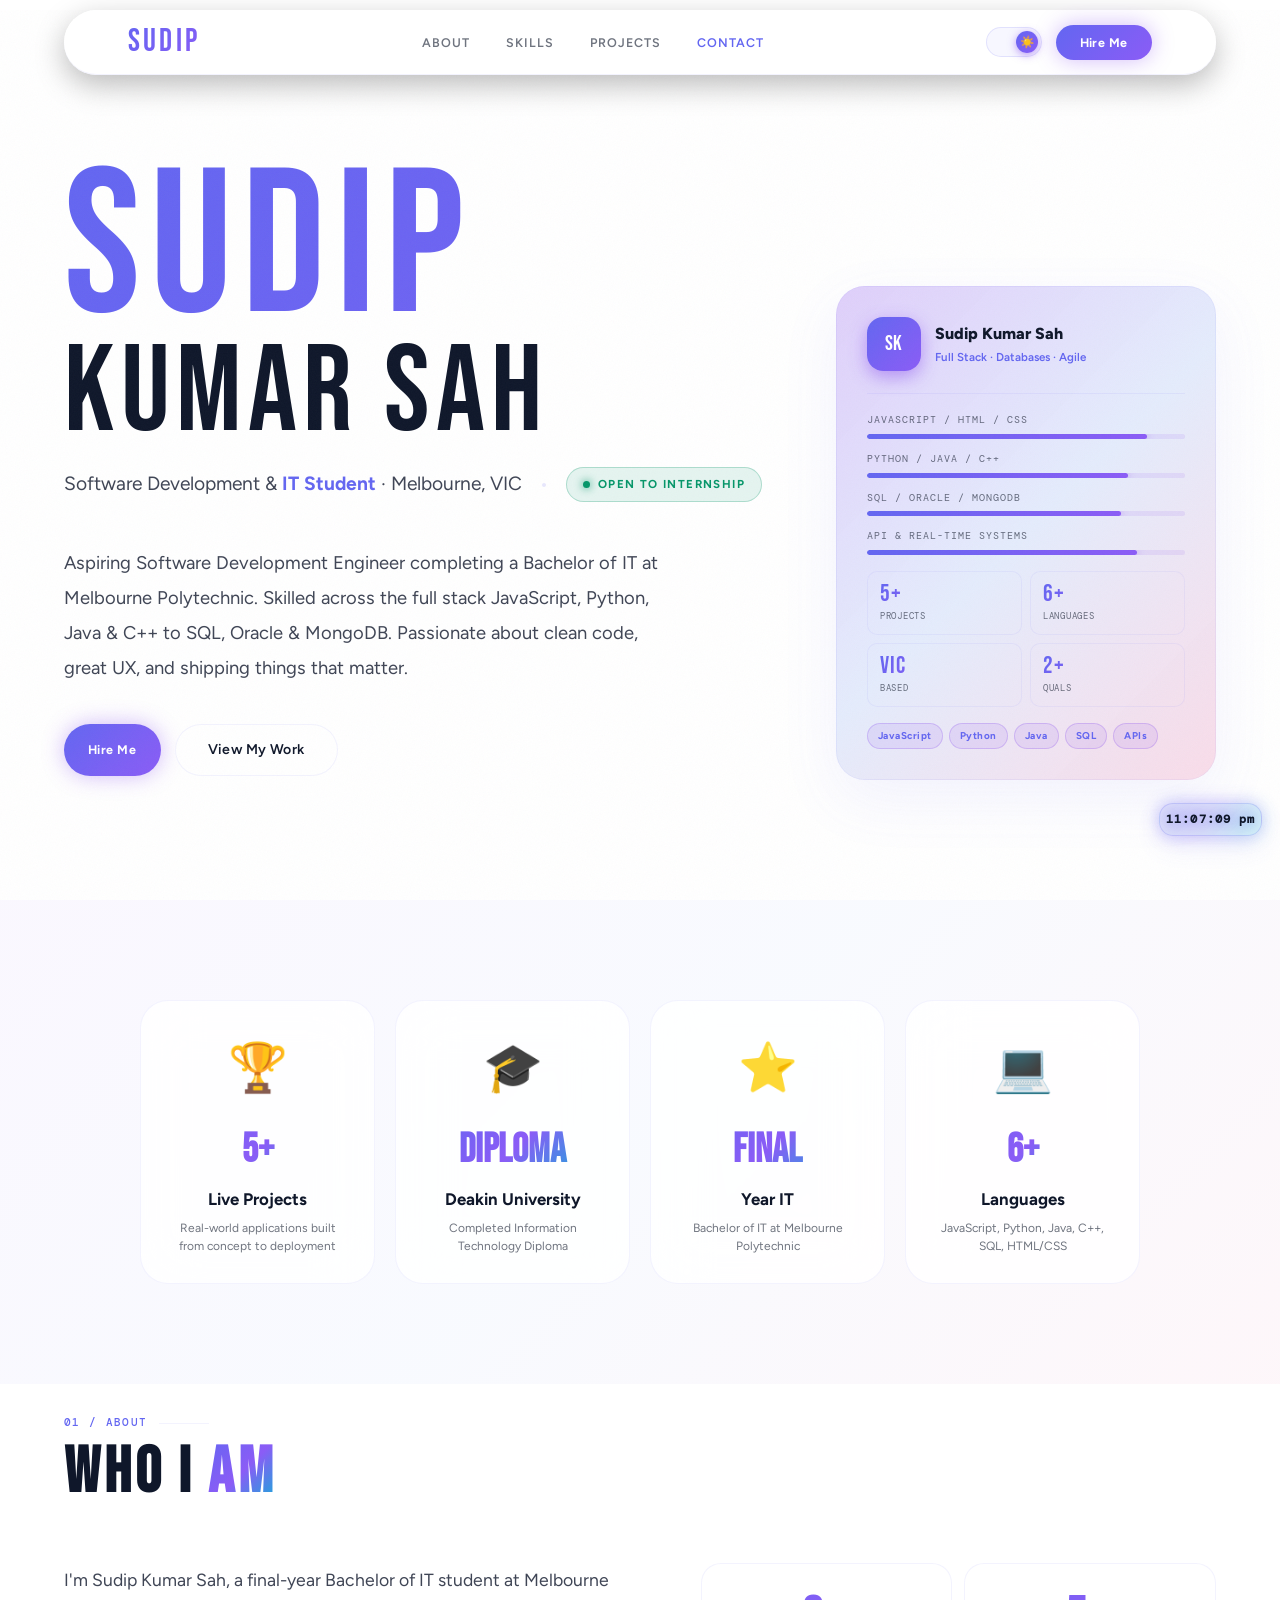
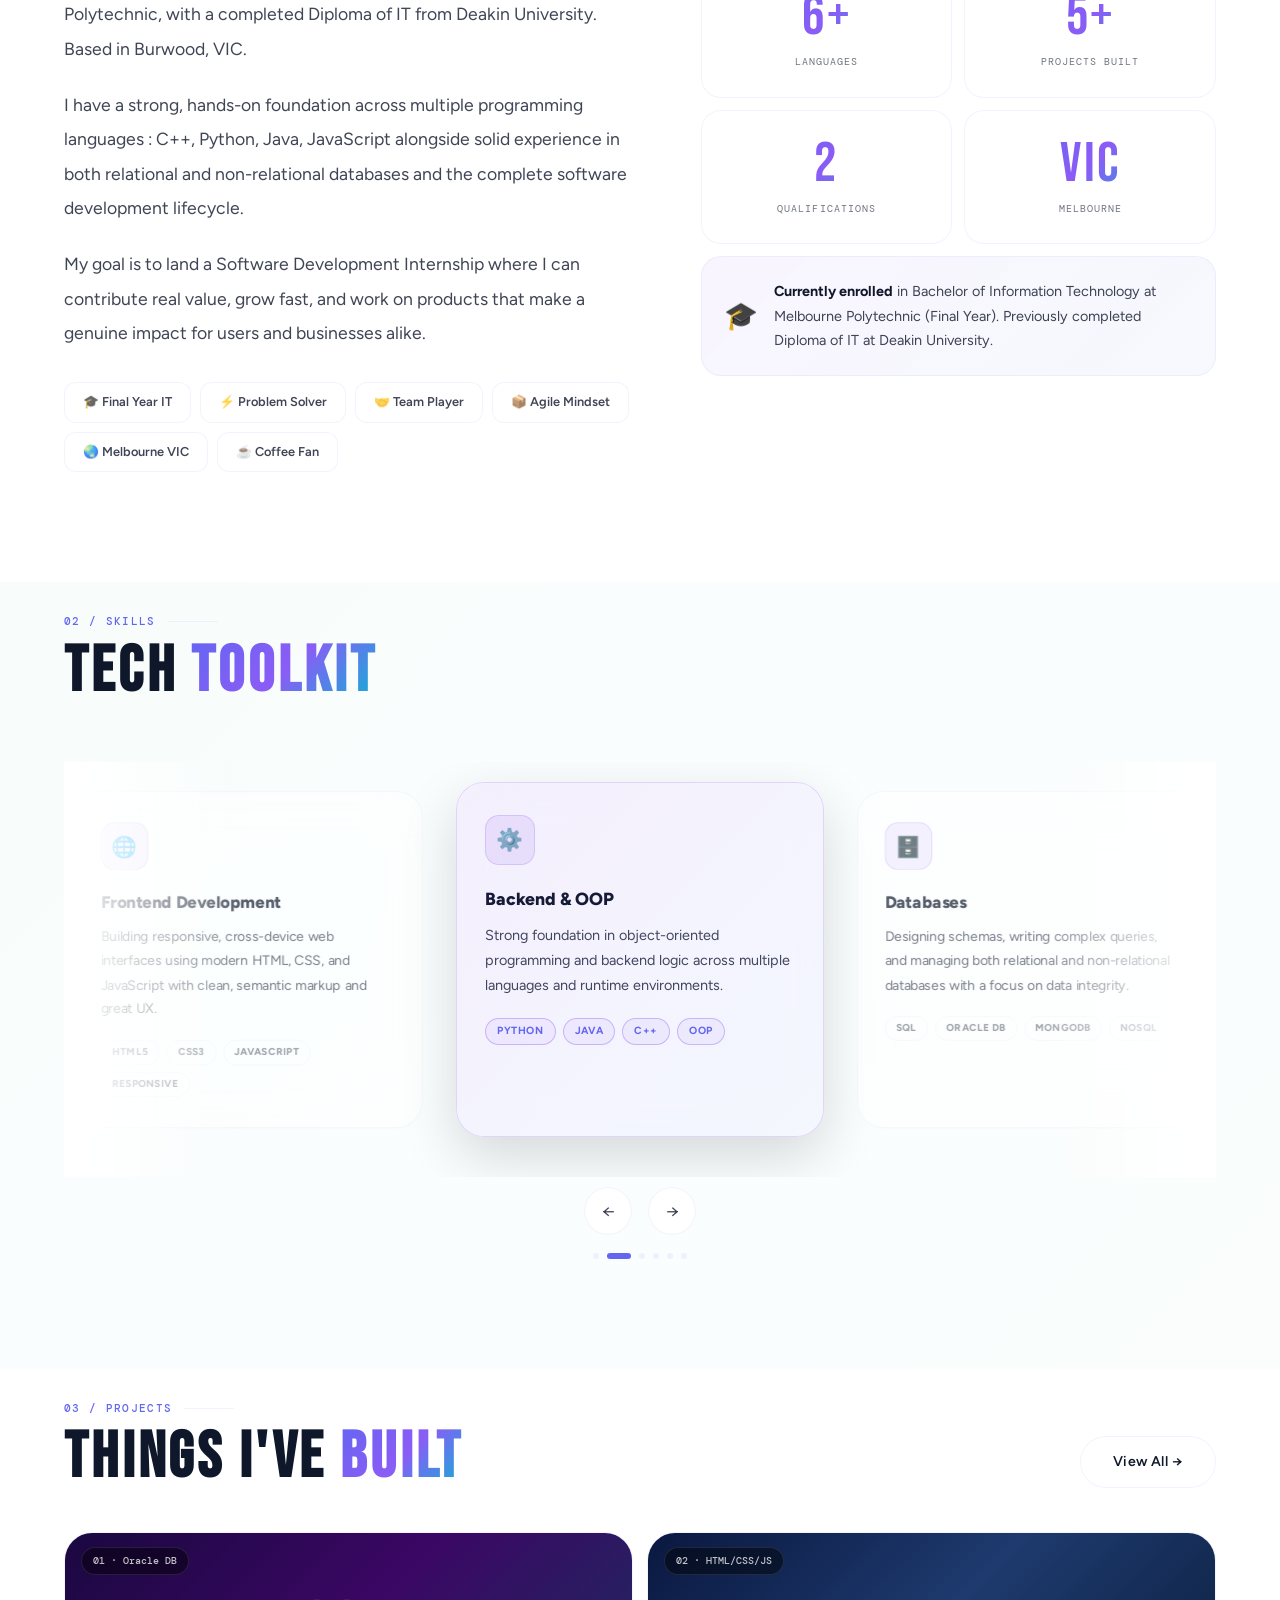
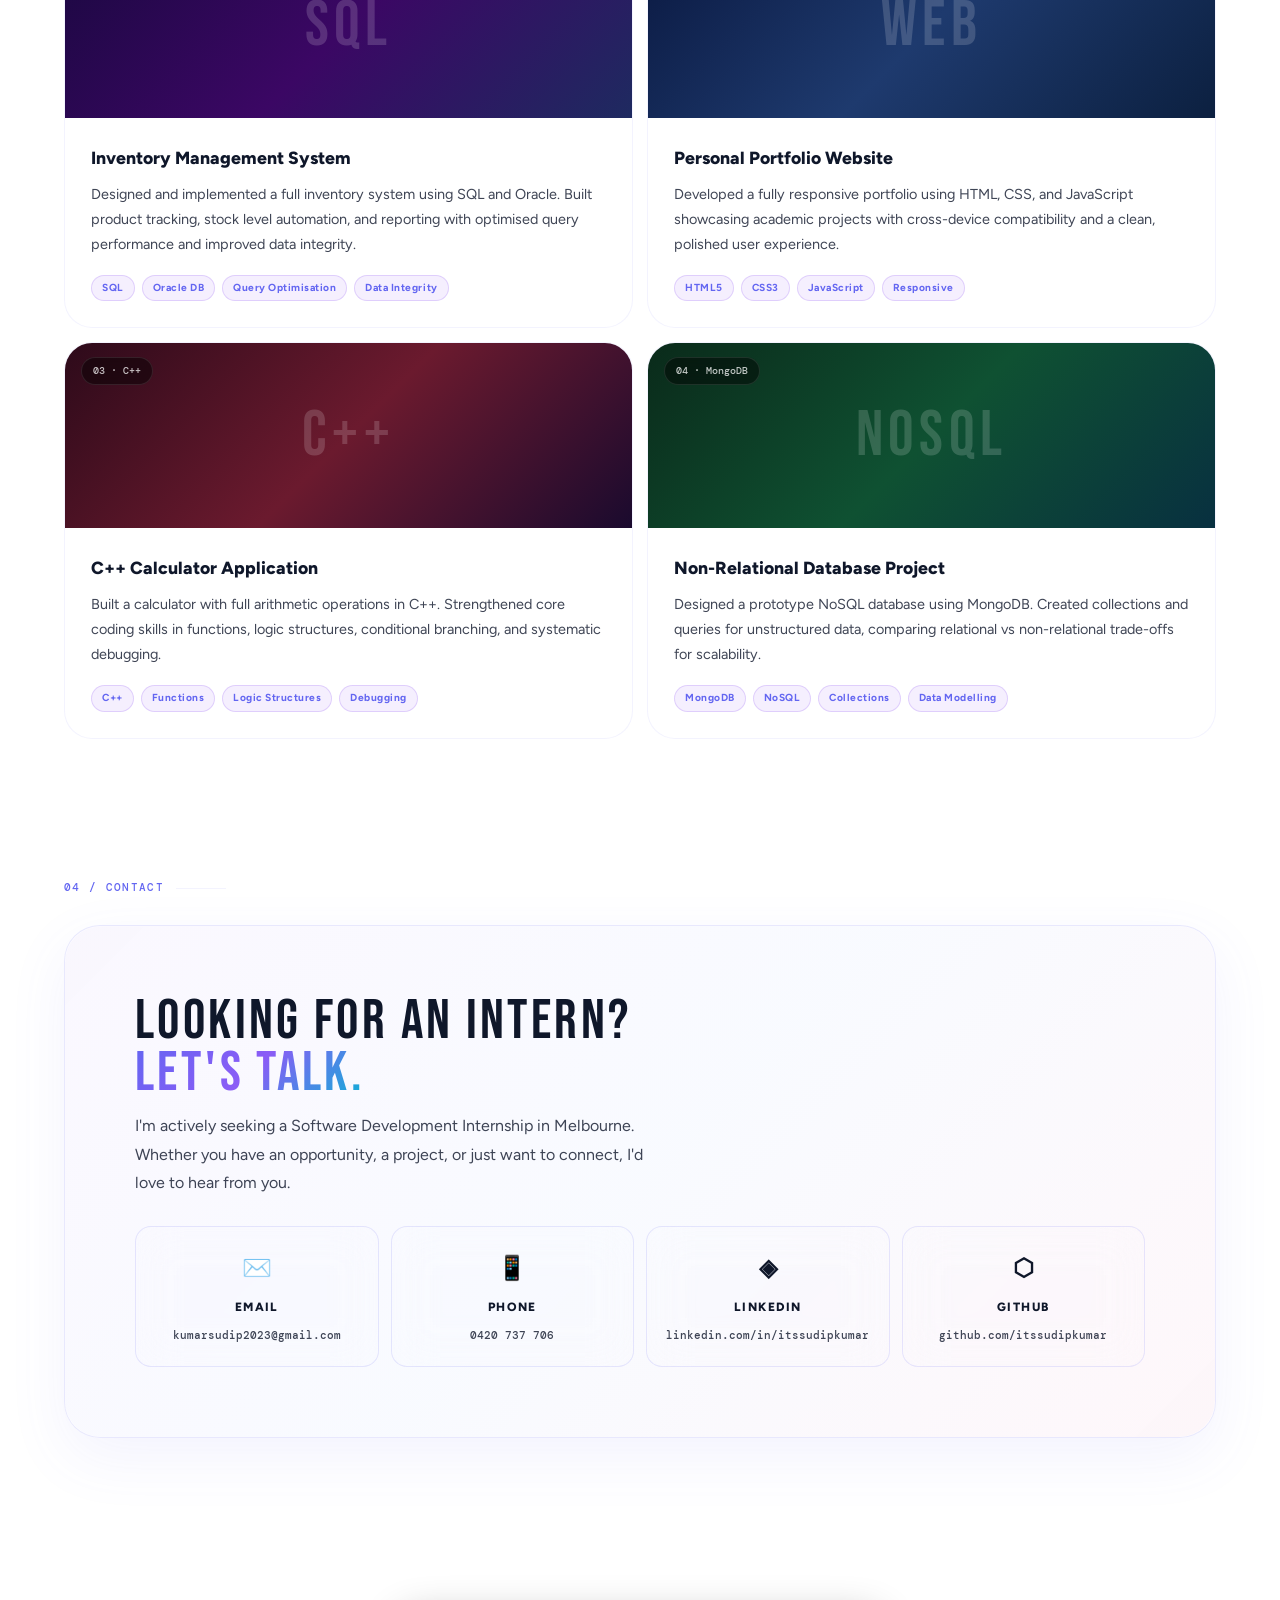
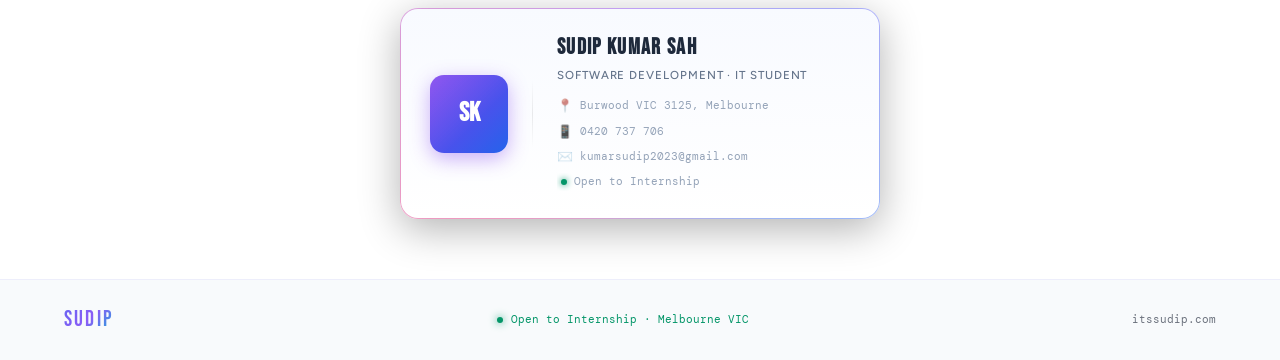
<file: index.html>
<!DOCTYPE html>
<html lang="en" data-theme="light">
<head>
<meta charset="UTF-8">
<meta name="viewport" content="width=device-width, initial-scale=1.0">
<title>SUDIP KUMAR SAH</title>
<link rel="stylesheet" href="css/theme.css">
<link rel="stylesheet" href="css/base.css">
<link rel="stylesheet" href="css/nav.css">
<link rel="stylesheet" href="css/hero.css">
<link rel="stylesheet" href="css/sections.css">
<link rel="stylesheet" href="css/modal.css">
</head>
<body>

<!-- BG -->
<div class="bg-fixed">
  <div class="orb o1"></div><div class="orb o2"></div>
  <div class="orb o3"></div><div class="orb o4"></div>
</div>
<div class="grain"></div>

<!-- NAV -->
<nav>
  <a href="#" class="nav-logo">SUDIP</a>
  <button class="nav-toggle" aria-label="Toggle menu">
    <span></span><span></span><span></span>
  </button>
  <ul class="nav-links">
    <li><a href="#about">About</a></li>
    <li><a href="#skills">Skills</a></li>
    <li><a href="#projects">Projects</a></li>
    <li><a href="#contact">Contact</a></li>
  </ul>
  <div class="nav-end">
    <button class="theme-tog" aria-label="Toggle theme">
      <div class="tog-knob">🌙</div>
    </button>
    <button class="hire-btn open-hire">Hire Me</button>
  </div>
</nav>

<!-- ═══ HERO ═══ -->
<section id="hero">
  <div class="hero-name-block">
    <span class="giant-line line-sudip">SUDIP</span>
    <span class="giant-line line-kumar">KUMAR SAH</span>
  </div>

  <div class="hero-meta">
    <div class="hero-role">Software Development &amp; <strong>IT Student</strong> · Melbourne, VIC</div>
    <div class="meta-sep"></div>
    <div class="avail-pill"><div class="avail-dot"></div>Open to Internship</div>
  </div>

  <div class="hero-lower">
    <div>
      <p class="hero-desc">
        Aspiring Software Development Engineer completing a Bachelor of IT at
        Melbourne Polytechnic. Skilled across the full stack
        JavaScript, Python, Java &amp; C++ to
        SQL, Oracle &amp; MongoDB. Passionate about clean code,
        great UX, and shipping things that matter.
      </p>
      <div class="hero-btns">
        <button class="btn-primary hire-btn open-hire">Hire Me</button>
        <a href="pages/projects.html" class="btn-ghost">View My Work</a>
      </div>
    </div>

    <!-- Side card -->
    <div class="hero-side-card glass rv">
      <div class="hero-card-header">
        <div class="hero-card-avatar">SK</div>
        <div>
          <div class="hero-card-name">Sudip Kumar Sah</div>
          <div class="hero-card-role">Full Stack · Databases · Agile</div>
        </div>
      </div>
      <div class="hero-card-divider"></div>
      <div class="hero-card-bar-row">
        <div class="hero-card-label">JavaScript / HTML / CSS</div>
        <div class="hero-card-track"><div class="hero-card-fill" data-w="88"></div></div>
      </div>
      <div class="hero-card-bar-row">
        <div class="hero-card-label">Python / Java / C++</div>
        <div class="hero-card-track"><div class="hero-card-fill" data-w="82"></div></div>
      </div>
      <div class="hero-card-bar-row">
        <div class="hero-card-label">SQL / Oracle / MongoDB</div>
        <div class="hero-card-track"><div class="hero-card-fill" data-w="80"></div></div>
      </div>
      <div class="hero-card-bar-row">
        <div class="hero-card-label">API & Real-Time Systems</div>
        <div class="hero-card-track"><div class="hero-card-fill animate-pulse" data-w="85"></div></div>
      </div>
      <div class="hero-card-grid">
        <div class="hero-card-stat"><div class="hero-card-stat-number stat-count" data-target="5">5</div><div class="hero-card-stat-label">Projects</div></div>
        <div class="hero-card-stat"><div class="hero-card-stat-number stat-count" data-target="6">6</div><div class="hero-card-stat-label">Languages</div></div>
        <div class="hero-card-stat"><div class="hero-card-stat-number">VIC</div><div class="hero-card-stat-label">Based</div></div>
        <div class="hero-card-stat"><div class="hero-card-stat-number stat-count" data-target="2">2</div><div class="hero-card-stat-label">Quals</div></div>
      </div>
      <div class="hero-card-tags">
        <span class="hero-card-tag">JavaScript</span><span class="hero-card-tag">Python</span>
        <span class="hero-card-tag">Java</span><span class="hero-card-tag">SQL</span>
        <span class="hero-card-tag">APIs</span>
      </div>
    </div>
  </div>
</section>

<!-- ═══ ACHIEVEMENTS ═══ -->
<section id="achievements">
  <div class="achievements-grid rv">
    <div class="achievement-card">
      <div class="achievement-icon">🏆</div>
      <div class="achievement-number">5+</div>
      <div class="achievement-label">Live Projects</div>
      <div class="achievement-desc">Real-world applications built from concept to deployment</div>
    </div>
    <div class="achievement-card">
      <div class="achievement-icon">🎓</div>
      <div class="achievement-number">Diploma</div>
      <div class="achievement-label">Deakin University</div>
      <div class="achievement-desc">Completed Information Technology Diploma</div>
    </div>
    <div class="achievement-card">
      <div class="achievement-icon">⭐</div>
      <div class="achievement-number">Final</div>
      <div class="achievement-label">Year IT</div>
      <div class="achievement-desc">Bachelor of IT at Melbourne Polytechnic</div>
    </div>
    <div class="achievement-card">
      <div class="achievement-icon">💻</div>
      <div class="achievement-number">6+</div>
      <div class="achievement-label">Languages</div>
      <div class="achievement-desc">JavaScript, Python, Java, C++, SQL, HTML/CSS</div>
    </div>
  </div>
</section>

<!-- ═══ ABOUT ═══ -->
<section id="about">
  <div class="rv">
    <div class="s-eyebrow"><span class="s-num">01 / ABOUT</span><div class="s-divline"></div></div>
    <h2 class="s-tit">Who I <em>Am</em></h2>
  </div>
  <div class="about-grid">
    <div class="about-text rv">
      <p>I'm Sudip Kumar Sah, a final-year Bachelor of IT student at Melbourne Polytechnic, with a completed Diploma of IT from Deakin University. Based in Burwood, VIC.</p>
      <p>I have a strong, hands-on foundation across multiple programming languages : C++, Python, Java, JavaScript alongside solid experience in both relational and non-relational databases and the complete software development lifecycle.</p>
      <p>My goal is to land a Software Development Internship where I can contribute real value, grow fast, and work on products that make a genuine impact for users and businesses alike.</p>
      <div class="about-chips">
        <span class="chip">🎓 Final Year IT</span>
        <span class="chip">⚡ Problem Solver</span>
        <span class="chip">🤝 Team Player</span>
        <span class="chip">📦 Agile Mindset</span>
        <span class="chip">🌏 Melbourne VIC</span>
        <span class="chip">☕ Coffee Fan</span>
      </div>
    </div>
    <div class="about-stats rv">
      <div class="about-stat"><div class="about-stat-n">6+</div><div class="about-stat-l">Languages</div></div>
      <div class="about-stat"><div class="about-stat-n">5+</div><div class="about-stat-l">Projects Built</div></div>
      <div class="about-stat"><div class="about-stat-n">2</div><div class="about-stat-l">Qualifications</div></div>
      <div class="about-stat"><div class="about-stat-n">VIC</div><div class="about-stat-l">Melbourne</div></div>
      <div class="about-wide">
        <div class="about-wide-icon">🎓</div>
        <div class="about-wide-text">
          <strong>Currently enrolled</strong> in Bachelor of Information Technology at Melbourne Polytechnic (Final Year). Previously completed Diploma of IT at Deakin University.
        </div>
      </div>
    </div>
  </div>
</section>

<!-- ═══ SKILLS CAROUSEL ═══ -->
<section id="skills">
  <div class="rv">
    <div class="s-eyebrow"><span class="s-num">02 / SKILLS</span><div class="s-divline"></div></div>
    <h2 class="s-tit">Tech <em>Toolkit</em></h2>
  </div>

  <div class="skills-carousel-wrap rv">
    <div class="skills-viewport">
      <div class="skills-track">
        <div class="skill-slide">
          <div class="skill-icon">🌐</div>
          <div class="skill-name">Frontend Development</div>
          <div class="skill-description">Building responsive, cross-device web interfaces using modern HTML, CSS, and JavaScript with clean, semantic markup and great UX.</div>
          <div class="skill-pills"><span class="skill-pill">HTML5</span><span class="skill-pill">CSS3</span><span class="skill-pill">JavaScript</span><span class="skill-pill">Responsive</span></div>
        </div>
        <div class="skill-slide">
          <div class="skill-icon">⚙️</div>
          <div class="skill-name">Backend &amp; OOP</div>
          <div class="skill-description">Strong foundation in object-oriented programming and backend logic across multiple languages and runtime environments.</div>
          <div class="skill-pills"><span class="skill-pill">Python</span><span class="skill-pill">Java</span><span class="skill-pill">C++</span><span class="skill-pill">OOP</span></div>
        </div>
        <div class="skill-slide">
          <div class="skill-icon">🗄️</div>
          <div class="skill-name">Databases</div>
          <div class="skill-description">Designing schemas, writing complex queries, and managing both relational and non-relational databases with a focus on data integrity.</div>
          <div class="skill-pills"><span class="skill-pill">SQL</span><span class="skill-pill">Oracle DB</span><span class="skill-pill">MongoDB</span><span class="skill-pill">NoSQL</span></div>
        </div>
        <div class="skill-slide">
          <div class="skill-icon">📋</div>
          <div class="skill-name">Project Management</div>
          <div class="skill-description">Applied Agile methodology, sprint planning, and Work Breakdown Structures across real IT project case studies.</div>
          <div class="skill-pills"><span class="skill-pill">Agile</span><span class="skill-pill">WBS</span><span class="skill-pill">Scoping</span><span class="skill-pill">Planning</span></div>
        </div>
        <div class="skill-slide">
          <div class="skill-icon">🔧</div>
          <div class="skill-name">Dev Tools</div>
          <div class="skill-description">Comfortable in the tools and environments used by modern software teams for version control, coding, and local development.</div>
          <div class="skill-pills"><span class="skill-pill">Git</span><span class="skill-pill">VS Code</span><span class="skill-pill">Oracle IDE</span><span class="skill-pill">Windows/macOS</span></div>
        </div>
        <div class="skill-slide">
          <div class="skill-icon">🧠</div>
          <div class="skill-name">CS Foundations</div>
          <div class="skill-description">Strong theoretical grounding in discrete mathematics, applied statistics, data science concepts, and computer systems architecture.</div>
          <div class="skill-pills"><span class="skill-pill">Discrete Maths</span><span class="skill-pill">Statistics</span><span class="skill-pill">Data Science</span><span class="skill-pill">CS Systems</span></div>
        </div>
      </div>
    </div>

    <div class="skills-arrows">
      <button class="arrow-btn arrow-prev" aria-label="Previous">←</button>
      <button class="arrow-btn arrow-next" aria-label="Next">→</button>
    </div>
    <div class="skills-dots">
      <div class="skill-dot active"></div>
      <div class="skill-dot"></div>
      <div class="skill-dot"></div>
      <div class="skill-dot"></div>
      <div class="skill-dot"></div>
      <div class="skill-dot"></div>
    </div>
  </div>
</section>

<!-- ═══ PROJECTS ═══ -->
<section id="projects">
  <div class="rv" style="display:flex;justify-content:space-between;align-items:flex-end;margin-bottom:44px;">
    <div>
      <div class="s-eyebrow"><span class="s-num">03 / PROJECTS</span><div class="s-divline"></div></div>
      <h2 class="s-tit" style="margin-bottom:0;">Things I've <em>Built</em></h2>
    </div>
    <a href="pages/projects.html" class="btn-ghost" style="flex-shrink:0;">View All →</a>
  </div>
  <div class="project-grid">
    <a href="pages/project-inventory.html" class="project-card rv">
      <div class="project-thumb"><div class="project-bg gr1"></div><div class="project-big">SQL</div><div class="project-badge">01 · Oracle DB</div><span class="project-ext">↗</span></div>
      <div class="project-body">
        <div class="project-title">Inventory Management System</div>
        <div class="project-desc">Designed and implemented a full inventory system using SQL and Oracle. Built product tracking, stock level automation, and reporting with optimised query performance and improved data integrity.</div>
        <div class="project-stack"><span class="project-tag">SQL</span><span class="project-tag">Oracle DB</span><span class="project-tag">Query Optimisation</span><span class="project-tag">Data Integrity</span></div>
      </div>
    </a>
    <a href="pages/project-portfolio.html" class="project-card rv">
      <div class="project-thumb"><div class="project-bg gr2"></div><div class="project-big">WEB</div><div class="project-badge">02 · HTML/CSS/JS</div><span class="project-ext">↗</span></div>
      <div class="project-body">
        <div class="project-title">Personal Portfolio Website</div>
        <div class="project-desc">Developed a fully responsive portfolio using HTML, CSS, and JavaScript showcasing academic projects with cross-device compatibility and a clean, polished user experience.</div>
        <div class="project-stack"><span class="project-tag">HTML5</span><span class="project-tag">CSS3</span><span class="project-tag">JavaScript</span><span class="project-tag">Responsive</span></div>
      </div>
    </a>
    <a href="pages/project-calculator.html" class="project-card rv">
      <div class="project-thumb"><div class="project-bg gr3"></div><div class="project-big">C++</div><div class="project-badge">03 · C++</div><span class="project-ext">↗</span></div>
      <div class="project-body">
        <div class="project-title">C++ Calculator Application</div>
        <div class="project-desc">Built a calculator with full arithmetic operations in C++. Strengthened core coding skills in functions, logic structures, conditional branching, and systematic debugging.</div>
        <div class="project-stack"><span class="project-tag">C++</span><span class="project-tag">Functions</span><span class="project-tag">Logic Structures</span><span class="project-tag">Debugging</span></div>
      </div>
    </a>
    <a href="pages/project-nosql.html" class="project-card rv">
      <div class="project-thumb"><div class="project-bg gr4"></div><div class="project-big">NoSQL</div><div class="project-badge">04 · MongoDB</div><span class="project-ext">↗</span></div>
      <div class="project-body">
        <div class="project-title">Non-Relational Database Project</div>
        <div class="project-desc">Designed a prototype NoSQL database using MongoDB. Created collections and queries for unstructured data, comparing relational vs non-relational trade-offs for scalability.</div>
        <div class="project-stack"><span class="project-tag">MongoDB</span><span class="project-tag">NoSQL</span><span class="project-tag">Collections</span><span class="project-tag">Data Modelling</span></div>
      </div>
    </a>
  </div>
</section>

<!-- ═══ CONTACT ═══ -->
<section id="contact">
  <div class="rv">
    <div class="s-eyebrow"><span class="s-num">04 / CONTACT</span><div class="s-divline"></div></div>
  </div>
  <div class="contact-box rv">
    <div class="contact-inner">
      <div class="contact-big">Looking for an intern?<br><span>Let's talk.</span></div>
      <p class="contact-sub">I'm actively seeking a Software Development Internship in Melbourne. Whether you have an opportunity, a project, or just want to connect, I'd love to hear from you.</p>
      <div class="contact-links-grid">
        <a href="mailto:kumarsudip2023@gmail.com" class="contact-link"><div class="contact-link-icon">✉️</div><div class="contact-link-label">Email</div><div class="contact-link-value">kumarsudip2023@gmail.com</div></a>
        <a href="tel:0420737706" class="contact-link"><div class="contact-link-icon">📱</div><div class="contact-link-label">Phone</div><div class="contact-link-value">0420 737 706</div></a>
        <a href="https://linkedin.com/in/itssudipkumar/" target="_blank" class="contact-link"><div class="contact-link-icon">◈</div><div class="contact-link-label">LinkedIn</div><div class="contact-link-value">linkedin.com/in/itssudipkumar</div></a>
        <a href="https://github.com/itssudipkumar/" target="_blank" class="contact-link"><div class="contact-link-icon">⬡</div><div class="contact-link-label">GitHub</div><div class="contact-link-value">github.com/itssudipkumar</div></a>
      </div>
    </div>
  </div>
</section>

<!-- ═══ BUSINESS CARD ═══ -->
<div class="business-card-wrap">
  <div class="business-card rv design-tech">
    <div class="business-avatar">SK</div>
    <div class="business-divider"></div>
    <div class="business-info">
      <div class="business-name">SUDIP KUMAR SAH</div>
      <div class="business-role">Software Development · IT Student</div>
      <div class="business-contacts">
        <div class="business-contact-item"><span>📍</span><span>Burwood VIC 3125, Melbourne</span></div>
        <div class="business-contact-item"><span>📱</span><span>0420 737 706</span></div>
        <div class="business-contact-item"><span>✉️</span><span>kumarsudip2023@gmail.com</span></div>
        <div class="business-contact-item"><div class="business-dot"></div><span>Open to Internship</span></div>
      </div>
    </div>
  </div>
</div>

<!-- FOOTER -->
<div id="footer-placeholder"></div>

<!-- ═══ HIRE ME MODAL ═══ -->
<div id="hireModal" class="modal-overlay">
  <div class="modal-box">
    <button class="modal-close">✕</button>
    <div class="modal-head">
      <div class="modal-title">HIRE ME</div>
      <div class="modal-sub">Fill in your details and I'll get back to you within 24 hours.</div>
    </div>
    <form class="hire-form">
      <div class="form-row">
        <div class="form-group"><label class="form-label">First Name</label><input class="form-input" type="text" placeholder="John" required></div>
        <div class="form-group"><label class="form-label">Last Name</label><input class="form-input" type="text" placeholder="Smith" required></div>
      </div>
      <div class="form-group"><label class="form-label">Email Address</label><input class="form-input" type="email" placeholder="john@company.com" required></div>
      <div class="form-group"><label class="form-label">Company / Organisation</label><input class="form-input" type="text" placeholder="Your company name"></div>
      <div class="form-group">
        <label class="form-label">Type of Opportunity</label>
        <select class="form-select form-input">
          <option value="">Select type...</option>
          <option>Software Development Internship</option>
          <option>Part-time Developer Role</option>
          <option>Full-time Role</option>
          <option>Freelance Project</option>
          <option>Collaboration / Open Source</option>
          <option>Other</option>
        </select>
      </div>
      <div class="form-group"><label class="form-label">Message</label><textarea class="form-textarea form-input" placeholder="Tell me about the opportunity or project..." required></textarea></div>
      <button type="submit" class="form-submit">Send Message →</button>
    </form>
    <div class="modal-success">
      <div class="success-icon">🎉</div>
      <div class="success-title">MESSAGE SENT!</div>
      <div class="success-msg">Thanks for reaching out! I'll reply within 24 hours at kumarsudip2023@gmail.com</div>
    </div>
  </div>
</div>
<div id="time">00:00:00 AM</div>
<script src="js/main.js"></script>
<script src="js/time.js"></script>
</body>
</html>
</file>
<file: css/theme.css>
/* ═══════════════════════════════
   THEME.CSS — Variables & Tokens
═══════════════════════════════ */
@layer properties {
  @property --bg-position {
    syntax: "<number>";
    inherits: true;
    initial-value: 100;
  }
}

:root {
  --p1: #6366f1;
  --p2: #8b5cf6;
  --p3: #06b6d4;
  --p4: #10b981;
  --grad: linear-gradient(135deg, var(--p1), var(--p2), var(--p3));
  --font-display: 'Bebas Neue', sans-serif;
  --font-body: 'Figtree', sans-serif;
  --font-mono: 'DM Mono', monospace;
  --radius-sm: 12px;
  --radius-md: 20px;
  --radius-lg: 28px;
  --radius-xl: 36px;
  --transition: all 0.4s cubic-bezier(0.4, 0, 0.2, 1);

  /* Animated BG Colors */
  --color-white: hsl(0, 0%, 100%);
  --color-cyan: hsl(180, 100%, 50%);
  --color-blue: hsl(240, 100%, 50%);
  --color-purple: hsl(270, 100%, 50%);
  --color-pink: hsl(330, 40%, 70%);
  --color-red: hsl(0, 100%, 50%);
  --color-yellow: hsl(60, 100%, 50%);
  --color-lime: hsl(90, 100%, 75%);
  --bg-position: 100;
}

/* ── DARK MODE ── */
[data-theme="dark"] {
  --bg: linear-gradient(135deg, #0a0e27 0%, #1a1f3a 50%, #0d0f23 100%);
  --bg2: #1e293b;
  --glass: rgba(255,255,255,0.03);
  --glass2: rgba(255,255,255,0.06);
  --gb: rgba(255,255,255,0.05);
  --gb2: rgba(255,255,255,0.08);
  --text: #f1f5f9;
  --text-main: #f8fafc;
  --text-sub: rgba(248,250,252,0.6);
  --text-mid: rgba(248,250,252,0.8);
  --nav-bg: rgba(15,23,42,0.95);
  --footer-bg: rgba(15,23,42,0.9);
  --card-shadow: 0 24px 80px rgba(0,0,0,0.4);
  --blob1: rgba(99,102,241,0.08);
  --blob2: rgba(139,92,246,0.06);
  --blob3: rgba(6,182,212,0.05);
  --blob4: rgba(16,185,129,0.04);
  --tog-bg: rgba(99,102,241,0.1);
  --tog-b: rgba(99,102,241,0.2);
  --inp-bg: rgba(255,255,255,0.03);
  --inp-b: rgba(255,255,255,0.06);
  --inp-focus: rgba(99,102,241,0.3);
}

/* ── LIGHT MODE ── */
[data-theme="light"] {
  --bg: #ffffff;
  --bg2: #f8fafc;
  --glass: rgba(255,255,255,0.85);
  --glass2: rgba(255,255,255,0.95);
  --gb: rgba(99,102,241,0.08);
  --gb2: rgba(99,102,241,0.15);
  --text: #1e293b;
  --text-main: #0f172a;
  --text-sub: rgba(15,23,42,0.6);
  --text-mid: rgba(15,23,42,0.8);
  --nav-bg: rgba(255,255,255,0.97);
  --footer-bg: rgba(248,250,252,0.95);
  --card-shadow: 0 20px 60px rgba(99,102,241,0.08);
  --blob1: rgba(99,102,241,0.06);
  --blob2: rgba(139,92,246,0.05);
  --blob3: rgba(6,182,212,0.04);
  --blob4: rgba(16,185,129,0.03);
  --tog-bg: rgba(99,102,241,0.05);
  --tog-b: rgba(99,102,241,0.15);
  --inp-bg: rgba(255,255,255,0.9);
  --inp-b: rgba(99,102,241,0.15);
  --inp-focus: rgba(99,102,241,0.3);
}
</file>
<file: css/base.css>
/* ═══════════════════════════════
   BASE.CSS — Reset & Globals
═══════════════════════════════ */
@import url('https://fonts.googleapis.com/css2?family=Bebas+Neue&family=Figtree:ital,wght@0,300;0,400;0,500;0,600;0,700;0,800;0,900;1,400&family=DM+Mono:wght@300;400;500&display=swap');

*, *::before, *::after { margin: 0; padding: 0; box-sizing: border-box; }
html {
  scroll-behavior: smooth;
  scroll-padding-top: 100px;
  font-size: 16px;
}

body {
  background: var(--bg);
  color: var(--text-main);
  font-family: var(--font-body);
  overflow-x: hidden;
  cursor: default;
  transition: background 0.45s ease, color 0.45s ease;
  line-height: 1.6;
}

body::before {
  content: '';
  position: fixed;
  top: 0;
  left: 0;
  right: 0;
  height: 10px;
  background: var(--bg);
  z-index: 999;
  pointer-events: none;
}

a { text-decoration: none; color: inherit; }
ul { list-style: none; }
button { font-family: var(--font-body); border: none; cursor: pointer; background: none; }
img { max-width: 100%; display: block; }

/* ── BG SYSTEM ── */
.bg-fixed { position: fixed; inset: 0; z-index: 0; overflow: hidden; pointer-events: none; }

/* Starfield for dark mode */
[data-theme="dark"] .bg-fixed::before {
  content: '';
  position: absolute;
  inset: 0;
  background-image:
    radial-gradient(2px 2px at 20% 30%, #eee, rgba(0,0,0,0)),
    radial-gradient(2px 2px at 60% 70%, #fff, rgba(0,0,0,0)),
    radial-gradient(1px 1px at 50% 50%, #fff, rgba(0,0,0,0)),
    radial-gradient(1px 1px at 80% 10%, #ddd, rgba(0,0,0,0)),
    radial-gradient(2px 2px at 90% 60%, #fff, rgba(0,0,0,0)),
    radial-gradient(1px 1px at 30% 80%, #eee, rgba(0,0,0,0)),
    radial-gradient(1px 1px at 10% 10%, #fff, rgba(0,0,0,0)),
    radial-gradient(2px 2px at 40% 40%, #ddd, rgba(0,0,0,0)),
    radial-gradient(1px 1px at 70% 20%, #fff, rgba(0,0,0,0)),
    radial-gradient(1px 1px at 15% 50%, #eee, rgba(0,0,0,0)),
    radial-gradient(2px 2px at 85% 85%, #fff, rgba(0,0,0,0)),
    radial-gradient(1px 1px at 45% 90%, #ddd, rgba(0,0,0,0)),
    radial-gradient(1px 1px at 65% 35%, #fff, rgba(0,0,0,0)),
    radial-gradient(2px 2px at 25% 60%, #eee, rgba(0,0,0,0)),
    radial-gradient(1px 1px at 95% 35%, #fff, rgba(0,0,0,0));
  background-size: 200% 200%, 150% 150%, 180% 180%, 160% 160%, 170% 170%, 
                   190% 190%, 210% 210%, 155% 155%, 185% 185%, 165% 165%,
                   195% 195%, 175% 175%, 145% 145%, 140% 140%, 200% 200%;
  background-position: 
    0% 0%, 40% 60%, 130% 270%, 70% 100%, 150% 140%,
    90% 10%, -10% -10%, 130% 80%, 0% 0%, 40% 40%,
    130% 200%, 90% 130%, 70% 70%, 0% 0%, 40% 40%;
  pointer-events: none;
  z-index: 1;
  animation: twinkling 4s ease-in-out infinite;
}

@keyframes twinkling {
  0%, 100% { opacity: 0.5; }
  50% { opacity: 1; }
}

.orb {
  position: absolute; border-radius: 50%;
  filter: blur(120px);
  animation: orbDrift 16s ease-in-out infinite;
  transition: background 0.45s;
  z-index: 2;
}
.o1 { width: 700px; height: 700px; background: var(--blob1); top: -200px; left: -100px; }
.o2 { width: 500px; height: 500px; background: var(--blob2); top: 80px; right: -100px; animation-delay: -6s; }
.o3 { width: 450px; height: 450px; background: var(--blob3); bottom: -80px; left: 28%; animation-delay: -11s; }
.o4 { width: 320px; height: 320px; background: var(--blob4); bottom: 200px; right: 80px; animation-delay: -3s; }
@keyframes orbDrift {
  0%,100% { transform: translate(0,0) scale(1); }
  33% { transform: translate(22px,-30px) scale(1.04); }
  66% { transform: translate(-16px,24px) scale(0.97); }
}
.grain {
  position: fixed; inset: 0; z-index: 1; pointer-events: none; opacity: 0.035;
  background-image: url("data:image/svg+xml,%3Csvg viewBox='0 0 256 256' xmlns='http://www.w3.org/2000/svg'%3E%3Cfilter id='g'%3E%3CfeTurbulence type='fractalNoise' baseFrequency='.78' numOctaves='4' stitchTiles='stitch'/%3E%3C/filter%3E%3Crect width='100%25' height='100%25' filter='url(%23g)'/%3E%3C/svg%3E");
  background-size: 256px;
}

/* ── SECTION COMMON ── */
section {
  padding: clamp(12px, 2.4vw, 32px) clamp(16px, 5vw, 64px) clamp(72px, 10vw, 110px);
  position: relative;
}
.s-eyebrow { display: flex; align-items: center; gap: 12px; margin-bottom: 12px; }
.s-num { font-family: var(--font-mono); font-size: 0.7rem; color: var(--p1); font-weight: 500; letter-spacing: 0.12em; }
.s-divline { flex: 1; max-width: 50px; height: 1px; background: var(--gb); }
.s-tit {
  font-family: var(--font-display); font-size: clamp(2.6rem, 5vw, 5.2rem);
  letter-spacing: 0.06em; line-height: 0.92; margin-bottom: 60px;
  color: var(--text-main);
}
.s-tit em {
  font-style: normal;
  background: var(--grad); -webkit-background-clip: text;
  -webkit-text-fill-color: transparent; background-clip: text;
}

/* ── GLASS ── */
.glass {
  background: var(--glass);
  backdrop-filter: blur(30px) saturate(160%);
  -webkit-backdrop-filter: blur(30px) saturate(160%);
  border: 1px solid var(--gb);
  transition: background 0.4s, border-color 0.4s;
}
.glass-strong {
  background: var(--glass2);
  backdrop-filter: blur(44px) saturate(200%);
  -webkit-backdrop-filter: blur(44px) saturate(200%);
  border: 1px solid var(--gb2);
}

/* ── BUTTONS ── */
.btn-primary {
  display: inline-flex; align-items: center; gap: 8px;
  padding: 14px 32px; border-radius: 99px;
  background: linear-gradient(135deg, var(--p1), var(--p2));
  color: #fff; font-size: 0.88rem; font-weight: 700;
  letter-spacing: 0.03em;
  box-shadow: 0 8px 28px rgba(124,58,237,0.35), inset 0 1px 0 rgba(255,255,255,0.18);
  transition: var(--transition);
}
.btn-primary:hover { transform: translateY(-2px); box-shadow: 0 14px 40px rgba(124,58,237,0.5); }
.btn-primary:active { transform: scale(0.98); box-shadow: 0 4px 16px rgba(124,58,237,0.3); }
.btn-primary:focus { outline: 2px solid #fff; outline-offset: 2px; }
.btn-primary:disabled { opacity: 0.6; cursor: not-allowed; box-shadow: none; }

.btn-ghost {
  display: inline-flex; align-items: center; gap: 8px;
  padding: 14px 32px; border-radius: 99px;
  background: var(--glass); backdrop-filter: blur(20px);
  border: 1.5px solid var(--gb);
  color: var(--text-main); font-size: 0.88rem; font-weight: 600;
  letter-spacing: 0.03em;
  transition: var(--transition);
}
.btn-ghost:hover { border-color: rgba(124,58,237,0.45); background: rgba(124,58,237,0.08); color: var(--p1); }
.btn-ghost:active { transform: scale(0.98); }
.btn-ghost:focus { outline: 2px solid var(--p1); outline-offset: 2px; }
.btn-ghost:disabled { opacity: 0.5; cursor: not-allowed; }

/* ── REVEAL ── */
.rv { opacity: 1; transform: translateY(0); transition: opacity 0.8s ease, transform 0.8s ease; }
.rv.on { opacity: 1; transform: translateY(0); }

/* ── SCROLLBAR ── */
::-webkit-scrollbar { width: 6px; }
::-webkit-scrollbar-track { background: transparent; }
::-webkit-scrollbar-thumb { background: rgba(124,58,237,0.3); border-radius: 99px; }

/* ── RESPONSIVE ── */
@media (max-width: 768px) {
  html { scroll-padding-top: 72px; }
  section { padding: 14px 22px 64px; }
}
</file>
<file: css/nav.css>
/* ═══════════════════════════════
   NAV.CSS
═══════════════════════════════ */
nav {
  position: fixed; top: 10px; left:50%; width: 90%; z-index: 1000;
  padding: 0 64px; height: 65px;
  display: flex; justify-content: space-between; align-items: center;
  background: var(--nav-bg);
  backdrop-filter: blur(36px) saturate(180%);
  -webkit-backdrop-filter: blur(36px) saturate(180%);
  transform: translateX(-50%);
  border-bottom: 1px solid var(--gb);
  box-shadow: 0 10px 30px #00000044;
  border-radius: 40px;
  overflow: visible;
  transition: background 0.45s, border-color 0.45s;
  animation: anime 0.6s ease forwards;
}
@keyframes anime {
  from { opacity: 0; transform: translate(-50%, -40px);
   }  to { opacity: 1; transform: translate(-50%, 0); }
}

.nav-logo {
  font-family: var(--font-display); font-size: 2rem;
  letter-spacing: 0.1em; text-decoration: none;
  background: var(--grad); background-size: 200% 200%;
  -webkit-background-clip: text; -webkit-text-fill-color: transparent;
  background-clip: text;
  animation: gradShift 5s ease infinite;
}
@keyframes gradShift {
  0%,100% { background-position: 0% 50%; }
  50% { background-position: 100% 50%; }
}

.nav-links { display: flex; gap: 36px; }
.nav-links a {
  font-size: 0.78rem; color: var(--text-sub); font-weight: 600;
  letter-spacing: 0.08em; text-transform: uppercase;
  transition: color 0.3s; position: relative;
}
.nav-links a::after {
  content: ''; position: absolute; bottom: -4px; left: 0;
  width: 0; height: 2px;
  background: linear-gradient(90deg, var(--p1), var(--p2));
  border-radius: 99px; transition: width 0.3s;
}
.nav-links a:hover { color: var(--p1); }
.nav-links a:hover::after { width: 100%; }

.nav-end { display: flex; align-items: center; gap: 14px; }

/* Theme toggle */
.theme-tog {
  width: 56px; height: 30px; border-radius: 99px;
  background: var(--tog-bg); border: 1.5px solid var(--tog-b);
  cursor: pointer; position: relative; flex-shrink: 0;
  transition: background 0.3s, border-color 0.3s;
}
.tog-knob {
  position: absolute; top: 3px; left: 3px;
  width: 22px; height: 22px; border-radius: 50%;
  background: linear-gradient(135deg, var(--p1), var(--p2));
  transition: transform 0.35s cubic-bezier(0.4,0,0.2,1);
  display: flex; align-items: center; justify-content: center;
  font-size: 0.72rem; box-shadow: 0 2px 8px rgba(124,58,237,0.5);
}
[data-theme="light"] .tog-knob { transform: translateX(26px); }

/* Hire btn */
.hire-btn {
  padding: 10px 24px; border-radius: 99px;
  background: linear-gradient(135deg, var(--p1), var(--p2));
  color: #fff; font-size: 0.78rem; font-weight: 700;
  letter-spacing: 0.04em;
  box-shadow: 0 0 22px rgba(124,58,237,0.35);
  transition: box-shadow 0.3s, transform 0.2s;
  cursor: pointer; font-family: var(--font-body);
}
.hire-btn:hover { box-shadow: 0 0 40px rgba(124,58,237,0.55); transform: translateY(-2px); }
.hire-btn:active { transform: scale(0.98); }
.hire-btn:focus { outline: 2px solid var(--p1); outline-offset: 2px; }

/* Hamburger Menu */
.nav-toggle {
  display: none; flex-direction: column; gap: 5px;
  background: none; border: none; cursor: pointer;
  padding: 6px; transition: all 0.3s;
  position: relative;
}
.nav-toggle span {
  width: 24px; height: 2.5px; background: var(--text-main);
  border-radius: 99px; transition: all 0.3s;
}
.nav-toggle.active span:nth-child(1) { transform: rotate(45deg) translateY(10px); }
.nav-toggle.active span:nth-child(2) { opacity: 0; }
.nav-toggle.active span:nth-child(3) { transform: rotate(-45deg) translateY(-10px); }

@media (max-width: 768px) {
  nav {
    width: calc(100% - 20px);
    height: 60px;
    padding: 0 14px;
    border-radius: 22px;
    justify-content: space-between;
    transition: background 0.35s, border-color 0.35s, box-shadow 0.35s, width 0.35s ease, height 0.35s ease, padding 0.35s ease;
  }
  .nav-logo {
    font-size: 1.7rem;
    white-space: nowrap;
    transition: opacity 0.25s ease, transform 0.25s ease, width 0.25s ease, margin 0.25s ease;
    order: 1;
  }
  .nav-end {
    display: flex;
    align-items: center;
    gap: 8px;
    margin-left: auto;
    margin-right: 8px;
    order: 2;
  }
  .nav-end .hire-btn { display: none; }
  .theme-tog {
    width: 52px;
    height: 30px;
  }
  .nav-toggle {
    display: flex;
    order: 3;
    width: 40px;
    height: 40px;
    align-items: center;
    justify-content: center;
    border-radius: 14px;
    background: var(--tog-bg);
    border: 1px solid var(--tog-b);
  }
  .nav-toggle span { width: 20px; }
  .nav-toggle.active span:nth-child(1) { transform: translateY(7px) rotate(45deg); }
  .nav-toggle.active span:nth-child(2) { opacity: 0; }
  .nav-toggle.active span:nth-child(3) { transform: translateY(-7px) rotate(-45deg); }

  /* When panel is open, use the toggle as an in-panel close button */
  body.nav-open .nav-toggle {
    position: fixed;
    top: 16px;
    right: 16px;
    z-index: 1003;
    margin: 0;
    background: var(--nav-bg);
    border: 1px solid var(--gb);
    box-shadow: 0 10px 24px rgba(0,0,0,0.22);
    backdrop-filter: blur(20px) saturate(160%);
    -webkit-backdrop-filter: blur(20px) saturate(160%);
  }
  body.nav-open .nav-end {
    opacity: 0;
    pointer-events: none;
  }

  body.nav-open::after {
    content: '';
    position: fixed;
    inset: 0;
    background: rgba(10, 14, 39, 0.34);
    backdrop-filter: blur(2px);
    -webkit-backdrop-filter: blur(2px);
    z-index: 998;
  }

  .nav-links {
    position: fixed;
    top: 0;
    right: 0;
    width: min(86vw, 340px);
    height: 100dvh;
    padding: 92px 18px 20px;
    display: flex;
    flex-direction: column;
    gap: 8px;
    background: var(--nav-bg);
    border: 1px solid var(--gb);
    border-top-left-radius: 24px;
    border-bottom-left-radius: 24px;
    border-top-right-radius: 0;
    border-bottom-right-radius: 0;
    overflow-y: auto;
    opacity: 0;
    visibility: hidden;
    pointer-events: none;
    z-index: 1002;
    transform: translateX(105%);
    transition: opacity 0.25s ease, transform 0.3s ease, visibility 0.25s;
    backdrop-filter: blur(36px) saturate(180%);
    -webkit-backdrop-filter: blur(36px) saturate(180%);
  }
  .nav-links.mobile-active {
    opacity: 1;
    visibility: visible;
    pointer-events: auto;
    transform: translateX(0);
    box-shadow: -16px 0 40px rgba(0,0,0,0.22);
  }
  .nav-links a {
    display: block;
    padding: 14px 16px;
    text-align: left;
    font-size: 0.88rem;
    letter-spacing: 0.05em;
    border: 1px solid var(--gb);
    border-radius: 14px;
    background: rgba(124,58,237,0.03);
  }
  .nav-links li:last-child a { border-bottom: 1px solid var(--gb); }
  .nav-links a:hover::after { width: 0; }
  .nav-links a:hover { background: rgba(124,58,237,0.1); border-color: rgba(124,58,237,0.28); }

  body.nav-scroll-down nav {
    width: auto;
    min-width: 0;
    height: auto;
    padding: 0;
    left: auto;
    right: 10px;
    top: 10px;
    transform: none;
    border-radius: 0;
    border-color: transparent;
    background: transparent;
    box-shadow: none;
    backdrop-filter: none;
    -webkit-backdrop-filter: none;
  }
  body.nav-scroll-down .nav-logo {
    opacity: 0;
    visibility: hidden;
    width: 0;
    margin: 0;
    overflow: hidden;
    pointer-events: none;
    transform: translateX(-8px);
  }
  body.nav-scroll-down .nav-end,
  body.nav-scroll-down .nav-toggle {
    background: var(--nav-bg);
    border: 1px solid var(--gb);
    border-radius: 14px;
    box-shadow: 0 10px 24px rgba(0,0,0,0.18);
    backdrop-filter: blur(20px) saturate(160%);
    -webkit-backdrop-filter: blur(20px) saturate(160%);
  }
  body.nav-scroll-down .nav-end {
    margin-right: 6px;
    padding: 4px;
  }
  body.nav-scroll-down .theme-tog {
    width: 48px;
    height: 28px;
  }
}

@media (max-width: 420px) {
  nav {
    width: calc(100% - 14px);
    padding: 0 12px;
    height: 56px;
  }
  .nav-logo { font-size: 1.5rem; }
  .theme-tog {
    width: 48px;
    height: 28px;
  }
  .nav-links {
    width: 90vw;
    padding: 86px 14px 16px;
  }
}
</file>
<file: css/hero.css>
/* ═══════════════════════════════
   HERO.CSS
═══════════════════════════════ */
#hero {
  min-height: 100vh;
  display: flex; flex-direction: column; justify-content: center;
  padding: 120px 64px 80px;
  position: relative;
  background: var(--bg);
  overflow: hidden;
}

/* Giant Name Block */
.hero-name-block { margin-bottom: 20px; line-height: 0.88; }

.giant-line {
  display: block;
  font-family: var(--font-display);
  letter-spacing: 0.05em;
  line-height: 0.88;
  position: relative;
  animation: lineReveal 0.8s ease-out forwards;
}
@keyframes lineReveal {
  from {
    opacity: 0;
    clip-path: inset(0 100% 0 0);
  }
  to {
    opacity: 1;
    clip-path: inset(0 0 0 0);
  }
}
.giant-line.line-sudip {
  font-size: clamp(6rem, 16vw, 18rem);
  background: var(--grad); background-size: 300% 300%;
  -webkit-background-clip: text; -webkit-text-fill-color: transparent;
  background-clip: text;
  animation: lineReveal 0.8s ease-out forwards, gradShift 5s ease infinite;
  animation-delay: 0s, 0.8s;
}
.giant-line.line-kumar {
  font-size: clamp(3.5rem, 9.5vw, 10.5rem);
  color: var(--text-main);
  animation-delay: 0.2s;
}
.giant-line.line-sah {
  font-size: clamp(5rem, 13vw, 14.5rem);
  -webkit-text-stroke: 2px rgba(124,58,237,0.35);
  -webkit-text-fill-color: transparent;
  color: transparent;
}
[data-theme="light"] .giant-line.line-sah {
  -webkit-text-stroke: 2px rgba(124,58,237,0.25);
}

/* Hero meta row */
.hero-meta {
  display: flex; align-items: center; gap: 20px;
  flex-wrap: wrap; margin-bottom: 44px;
}
.hero-role {
  font-size: clamp(1rem, 1.8vw, 1.2rem);
  color: var(--text-mid); font-weight: 400;
}
.hero-role strong { color: var(--p1); font-weight: 700; }
.meta-sep { width: 4px; height: 4px; border-radius: 50%; background: var(--gb2); }
.avail-pill {
  display: flex; align-items: center; gap: 8px;
  font-size: 0.72rem; font-weight: 700;
  letter-spacing: 0.12em; text-transform: uppercase;
  color: #059669; padding: 7px 16px; border-radius: 99px;
  background: rgba(5,150,105,0.1);
  border: 1px solid rgba(5,150,105,0.25);
}
.avail-dot {
  width: 7px; height: 7px; border-radius: 50%;
  background: #059669; box-shadow: 0 0 8px #059669;
  animation: pulseDot 2s ease-in-out infinite;
}
@keyframes pulseDot {
  0%,100% { opacity: 1; box-shadow: 0 0 8px #059669; }
  50% { opacity: 0.5; box-shadow: 0 0 18px #059669; }
}

/* Hero lower grid */
.hero-lower {
  display: grid; grid-template-columns: 1fr 380px; gap: 50px;
  align-items: start;
  perspective: 1000px;
}
.hero-desc {
  font-size: 1.15rem; color: var(--text-mid);
  line-height: 1.9; font-weight: 400; margin-bottom: 38px;
  max-width: 600px;
}
.hero-desc strong { color: var(--text-main); font-weight: 700; }

.hero-btns { display: flex; gap: 14px; flex-wrap: wrap; }

/* Hero side card */
.hero-side-card {
  border-radius: var(--radius-lg); padding: 30px;
  position: relative;
  margin-top: -260px;
  box-shadow: var(--card-shadow), inset 0 1px 0 rgba(255,255,255,0.06);
  transition: var(--transition), transform 0.3s ease, box-shadow 0.3s ease;
  cursor: pointer;
  transform-style: preserve-3d;
  animation: cardFloat 8s ease-in-out infinite;
}
@keyframes cardFloat {
  0%, 100% { transform: translateY(0px) rotateY(0deg); }
  50% { transform: translateY(-2px) rotateY(1deg); }
}
.hero-side-card:hover {
  animation: none;
  transform: rotateY(5deg) rotateX(-2deg) translateY(-5px) scale(1.02);
  box-shadow: var(--card-shadow), inset 0 1px 0 rgba(255,255,255,0.06), 0 15px 40px rgba(124,58,237,0.25);
}
.hero-side-card::before {
  content: ''; position: absolute; inset: -1px;
  border-radius: calc(var(--radius-lg) + 1px); z-index: -1;
  background: linear-gradient(135deg,
    rgba(124,58,237,0.3), rgba(37,99,235,0.15), rgba(219,39,119,0.2));
  opacity: 0.8;
}
.hero-card-header { display: flex; align-items: center; gap: 14px; margin-bottom: 22px; }
.hero-card-avatar {
  width: 54px; height: 54px; border-radius: 16px; flex-shrink: 0;
  background: linear-gradient(135deg, var(--p1), var(--p2));
  display: flex; align-items: center; justify-content: center;
  font-family: var(--font-display); font-size: 1.3rem; letter-spacing: 0.04em;
  color: #fff; box-shadow: 0 6px 18px rgba(124,58,237,0.45);
}
.hero-card-name { font-size: 1rem; font-weight: 800; color: var(--text-main); }
.hero-card-role { font-size: 0.72rem; color: var(--p1); font-weight: 600; margin-top: 2px; }
.hero-card-divider { height: 1px; background: var(--gb); margin-bottom: 18px; }
.hero-card-bar-row { margin-bottom: 12px; }
.hero-card-label {
  font-family: var(--font-mono); font-size: 0.62rem;
  color: var(--text-sub); text-transform: uppercase; letter-spacing: 0.1em;
  margin-bottom: 6px;
}
.hero-card-track { height: 5px; border-radius: 99px; background: rgba(124,58,237,0.1); overflow: hidden; }
.hero-card-fill {
  height: 100%; border-radius: 99px;
  background: linear-gradient(90deg, var(--p1), var(--p2));
  width: 0; transition: width 1.6s cubic-bezier(0.4,0,0.2,1);
  box-shadow: 0 0 8px rgba(124,58,237,0.45);
}
.hero-card-grid { display: grid; grid-template-columns: 1fr 1fr; gap: 8px; margin-top: 16px; }
.hero-card-stat {
  border-radius: 10px; padding: 10px 12px;
  background: rgba(255,255,255,0.03); border: 1px solid var(--gb);
}
.hero-card-stat-number {
  font-family: var(--font-display); font-size: 1.5rem; letter-spacing: 0.04em;
  background: var(--grad); -webkit-background-clip: text;
  -webkit-text-fill-color: transparent; background-clip: text; line-height: 1;
}
.hero-card-stat-label {
  font-family: var(--font-mono); font-size: 0.58rem;
  color: var(--text-sub); text-transform: uppercase; letter-spacing: 0.08em; margin-top: 3px;
}
.hero-card-tags { display: flex; flex-wrap: wrap; gap: 6px; margin-top: 16px; }
.hero-card-tag {
  padding: 4px 10px; border-radius: 99px; font-size: 0.62rem; font-weight: 700;
  letter-spacing: 0.05em; background: rgba(124,58,237,0.1);
  border: 1px solid rgba(124,58,237,0.22); color: var(--p1);
}

/* Animations */
.animate-pulse {
  animation: barGlow 2s ease-in-out infinite;
}
@keyframes barGlow {
  0%, 100% { opacity: 1; box-shadow: 0 0 0 0 rgba(124,58,237,0.4); }
  50% { opacity: 1; box-shadow: 0 0 8px 2px rgba(124,58,237,0.2); }
}
.stat-count {
  animation: fadeInCount 1.5s ease-out forwards;
}
@keyframes fadeInCount {
  from {
    opacity: 0;
    transform: scale(0.8);
  }
  to {
    opacity: 1;
    transform: scale(1);
  }
}

@media (max-width: 1100px) {
  .hero-lower { grid-template-columns: 1fr; margin-top: 0; }
  .hero-side-card { display: none; }
}
@media (max-width: 768px) {
  #hero { padding: 100px 22px 60px; }
  .hero-lower { margin-top: 0; }
  .hero-meta { margin-bottom: 28px; }
  .hero-desc { margin-bottom: 28px; }
  .giant-line.line-sudip { font-size: clamp(4.5rem, 18vw, 9rem); }
  .giant-line.line-kumar { font-size: clamp(2.5rem, 10vw, 6rem); }
  .giant-line.line-sah { font-size: clamp(3.5rem, 14vw, 7.5rem); }
  .hero-desc { font-size: 1rem; }
}
</file>
<file: css/sections.css>
/* ═══════════════════════════════
   SECTIONS.CSS
═══════════════════════════════ */

/* ── ACHIEVEMENTS ── */
#achievements {
  padding: clamp(60px, 10vw, 100px) clamp(16px, 5vw, 64px) !important;
  position: relative;
  background: linear-gradient(135deg, rgba(124, 58, 237, 0.04), rgba(37, 99, 235, 0.03) 50%, rgba(219, 39, 119, 0.04)), var(--bg);
}

.achievements-grid {
  display: grid;
  grid-template-columns: repeat(auto-fit, minmax(200px, 1fr));
  gap: clamp(12px, 3vw, 20px);
  max-width: 1000px;
  margin: 0 auto;
}

.achievement-card {
  border-radius: var(--radius-lg);
  padding: clamp(20px, 4vw, 28px);
  background: var(--glass);
  border: 1px solid var(--gb);
  backdrop-filter: blur(28px) saturate(160%);
  text-align: center;
  transition: var(--transition);
  box-shadow: inset 0 1px 0 rgba(255, 255, 255, 0.04);
  animation: slideUp 0.6s ease-out backwards;
}

.achievement-card:nth-child(2) {
  animation-delay: 0.1s;
}

.achievement-card:nth-child(3) {
  animation-delay: 0.2s;
}

.achievement-card:nth-child(4) {
  animation-delay: 0.3s;
}

@keyframes slideUp {
  from {
    opacity: 0;
    transform: translateY(20px);
  }

  to {
    opacity: 1;
    transform: translateY(0);
  }
}

.achievement-card:hover {
  transform: translateY(-8px);
  border-color: rgba(124, 58, 237, 0.28);
  box-shadow: 0 20px 50px rgba(0, 0, 0, 0.1), inset 0 1px 0 rgba(255, 255, 255, 0.06);
  background: linear-gradient(135deg, rgba(124, 58, 237, 0.08), rgba(37, 99, 235, 0.06));
}

.achievement-icon {
  font-size: clamp(2rem, 5vw, 3rem);
  margin-bottom: 12px;
  display: inline-block;
  animation: iconBounce 2s ease-in-out infinite;
}

@keyframes iconBounce {

  0%,
  100% {
    transform: translateY(0);
  }

  50% {
    transform: translateY(-8px);
  }
}

.achievement-number {
  font-family: var(--font-display);
  font-size: clamp(1.8rem, 5vw, 2.5rem);
  font-weight: 900;
  background: var(--grad);
  -webkit-background-clip: text;
  -webkit-text-fill-color: transparent;
  background-clip: text;
  margin-bottom: 4px;
}

.achievement-label {
  font-size: clamp(0.9rem, 2vw, 1.05rem);
  font-weight: 700;
  color: var(--text-main);
  margin-bottom: 6px;
}

.achievement-desc {
  font-size: 0.75rem;
  color: var(--text-sub);
  line-height: 1.5;
}

/* ── ABOUT ── */
#about {
  background: var(--bg);
}

.about-grid {
  display: grid;
  grid-template-columns: 1.1fr 1fr;
  gap: clamp(30px, 8vw, 70px);
  align-items: start;
}

.about-text p {
  font-size: 1.1rem;
  color: var(--text-mid);
  line-height: 1.95;
  margin-bottom: clamp(16px, 3vw, 22px);
  font-weight: 400;
}

.about-text p strong {
  color: var(--text-main);
  font-weight: 800;
}

.about-chips {
  display: flex;
  flex-wrap: wrap;
  gap: clamp(6px, 2vw, 9px);
  margin-top: clamp(20px, 4vw, 32px);
}

.chip {
  padding: clamp(6px, 1.5vw, 9px) clamp(12px, 3vw, 18px);
  border-radius: 12px;
  font-size: clamp(0.7rem, 2vw, 0.8rem);
  font-weight: 600;
  background: var(--glass);
  border: 1px solid var(--gb);
  backdrop-filter: blur(16px);
  color: var(--text-mid);
  cursor: default;
  transition: var(--transition);
}

.chip:hover {
  background: rgba(124, 58, 237, 0.12);
  border-color: rgba(124, 58, 237, 0.3);
  color: var(--p1);
}

.about-stats {
  display: grid;
  grid-template-columns: 1fr 1fr;
  gap: clamp(8px, 2vw, 12px);
}

.about-stat {
  border-radius: var(--radius-md);
  padding: clamp(18px, 4vw, 26px) clamp(16px, 3vw, 22px);
  background: var(--glass);
  border: 1px solid var(--gb);
  backdrop-filter: blur(28px);
  text-align: center;
  transition: var(--transition);
  box-shadow: inset 0 1px 0 rgba(255, 255, 255, 0.04);
}

.about-stat:hover {
  transform: translateY(-4px);
  box-shadow: 0 18px 44px rgba(0, 0, 0, 0.12);
}

.about-stat-n {
  font-family: var(--font-display);
  font-size: 3.5rem;
  letter-spacing: 0.04em;
  line-height: 1;
  background: var(--grad);
  -webkit-background-clip: text;
  -webkit-text-fill-color: transparent;
  background-clip: text;
  margin-bottom: 8px;
}

.about-stat-l {
  font-family: var(--font-mono);
  font-size: 0.65rem;
  color: var(--text-sub);
  text-transform: uppercase;
  letter-spacing: 0.1em;
}

.about-wide {
  grid-column: 1/-1;
  border-radius: var(--radius-md);
  padding: 22px;
  background: linear-gradient(135deg, rgba(124, 58, 237, 0.05), rgba(37, 99, 235, 0.04));
  border: 1px solid var(--gb);
  backdrop-filter: blur(20px);
  display: flex;
  align-items: center;
  gap: 16px;
}

.about-wide-icon {
  font-size: 1.7rem;
}

.about-wide-text {
  font-size: 0.9rem;
  color: var(--text-mid);
  line-height: 1.7;
}

.about-wide-text strong {
  color: var(--text-main);
  font-weight: 700;
}

/* ── SKILLS CAROUSEL ── */
#skills {
  background: linear-gradient(135deg, rgba(16, 185, 129, 0.03), rgba(6, 182, 212, 0.02) 50%, rgba(16, 185, 129, 0.02)), var(--bg);
}

.skills-carousel-wrap {
  position: relative;
}

.skills-viewport {
  overflow: hidden;
  padding: 20px 0 40px;
  position: relative;
}

/* fade edges */
.skills-viewport::before,
.skills-viewport::after {
  content: '';
  position: absolute;
  top: 0;
  bottom: 0;
  width: 180px;
  z-index: 3;
  pointer-events: none;
  transition: opacity 0.3s;
}

.skills-viewport::before {
  left: 0;
  background: linear-gradient(90deg, var(--bg) 0%, transparent 100%);
}

.skills-viewport::after {
  right: 0;
  background: linear-gradient(270deg, var(--bg) 0%, transparent 100%);
}

@media (max-width: 768px) {

  .skills-viewport::before,
  .skills-viewport::after {
    width: 60px;
  }
}

.skills-track {
  display: flex;
  gap: clamp(12px, 3vw, 24px);
  transition: transform 0.5s cubic-bezier(0.4, 0, 0.2, 1);
}

.skill-slide {
  flex: 0 0 calc(33.333% - 16px);
  border-radius: var(--radius-lg);
  padding: 32px 28px;
  background: var(--glass);
  border: 1px solid var(--gb);
  backdrop-filter: blur(28px) saturate(160%);
  transition: var(--transition);
  box-shadow: inset 0 1px 0 rgba(255, 255, 255, 0.04);
  position: relative;
  overflow: hidden;
  transform: scale(0.92);
  opacity: 0.5;
}

.skill-slide::before {
  content: '';
  position: absolute;
  inset: 0;
  border-radius: var(--radius-lg);
  opacity: 0;
  background: linear-gradient(135deg, rgba(124, 58, 237, 0.08), rgba(37, 99, 235, 0.05));
  transition: opacity 0.4s;
}

.skill-slide.active {
  transform: scale(1);
  opacity: 1;
  border-color: rgba(124, 58, 237, 0.22);
  box-shadow: 0 20px 55px rgba(0, 0, 0, 0.15), inset 0 1px 0 rgba(255, 255, 255, 0.06);
}

.skill-slide.active::before {
  opacity: 1;
}

.skill-slide.adjacent {
  transform: scale(0.95);
  opacity: 0.7;
}

.skill-icon {
  width: 50px;
  height: 50px;
  border-radius: 14px;
  margin-bottom: 20px;
  display: flex;
  align-items: center;
  justify-content: center;
  font-size: 1.35rem;
  background: rgba(124, 58, 237, 0.1);
  border: 1px solid rgba(124, 58, 237, 0.18);
}

.skill-name {
  font-size: 1.1rem;
  font-weight: 800;
  margin-bottom: 10px;
  color: var(--text-main);
}

.skill-description {
  font-size: 0.9rem;
  color: var(--text-mid);
  line-height: 1.75;
  margin-bottom: 20px;
  font-weight: 400;
}

.skill-pills {
  display: flex;
  flex-wrap: wrap;
  gap: 7px;
}

.skill-pill {
  padding: 4px 11px;
  border-radius: 99px;
  font-size: 0.65rem;
  font-weight: 700;
  letter-spacing: 0.06em;
  text-transform: uppercase;
  border: 1px solid var(--gb);
  color: var(--text-sub);
  transition: all 0.3s;
}

.skill-slide.active .skill-pill {
  border-color: rgba(124, 58, 237, 0.3);
  color: var(--p1);
  background: rgba(124, 58, 237, 0.06);
}

/* Arrow buttons */
.skills-arrows {
  display: flex;
  justify-content: center;
  gap: 16px;
  margin-top: 10px;
}

.arrow-btn {
  width: 48px;
  height: 48px;
  border-radius: 50%;
  background: var(--glass);
  border: 1.5px solid var(--gb);
  backdrop-filter: blur(20px);
  color: var(--text-mid);
  font-size: 1.1rem;
  display: flex;
  align-items: center;
  justify-content: center;
  cursor: pointer;
  transition: var(--transition);
}

.arrow-btn:hover {
  background: rgba(124, 58, 237, 0.1);
  border-color: rgba(124, 58, 237, 0.35);
  color: var(--p1);
  transform: scale(1.08);
}

.arrow-btn:active {
  transform: scale(0.96);
}

/* Dots */
.skills-dots {
  display: flex;
  justify-content: center;
  gap: 8px;
  margin-top: 18px;
}

.skill-dot {
  width: 6px;
  height: 6px;
  border-radius: 99px;
  background: var(--gb);
  cursor: pointer;
  transition: all 0.3s;
}

.skill-dot.active {
  width: 24px;
  background: var(--p1);
}

/* ── PROJECTS GRID ── */
.project-grid {
  display: grid;
  grid-template-columns: 1fr 1fr;
  gap: clamp(8px, 3vw, 14px);
}

.project-card {
  border-radius: var(--radius-lg);
  overflow: hidden;
  background: var(--glass);
  border: 1px solid var(--gb);
  backdrop-filter: blur(28px) saturate(160%);
  transition: var(--transition);
  box-shadow: inset 0 1px 0 rgba(255, 255, 255, 0.04);
  text-decoration: none;
  color: inherit;
  display: block;
}

.project-card:hover {
  transform: translateY(-6px);
  border-color: rgba(124, 58, 237, 0.28);
  box-shadow: 0 26px 60px rgba(0, 0, 0, 0.18), inset 0 1px 0 rgba(255, 255, 255, 0.06);
}

.project-thumb {
  height: 185px;
  position: relative;
  overflow: hidden;
  display: flex;
  align-items: center;
  justify-content: center;
}

.project-bg {
  position: absolute;
  inset: 0;
  transition: transform 0.6s ease;
}

.project-card:hover .project-bg {
  transform: scale(1.06);
}

.project-big {
  position: relative;
  z-index: 2;
  font-family: var(--font-display);
  font-size: 4rem;
  letter-spacing: 0.08em;
  opacity: 0.16;
  color: #fff;
  user-select: none;
}

.project-badge {
  position: absolute;
  top: 14px;
  left: 16px;
  z-index: 3;
  font-family: var(--font-mono);
  font-size: 0.6rem;
  font-weight: 500;
  padding: 5px 11px;
  border-radius: 99px;
  background: rgba(0, 0, 0, 0.45);
  backdrop-filter: blur(10px);
  border: 1px solid rgba(255, 255, 255, 0.1);
  color: rgba(255, 255, 255, 0.75);
}

.project-ext {
  position: absolute;
  top: 14px;
  right: 14px;
  z-index: 3;
  width: 34px;
  height: 34px;
  border-radius: 99px;
  background: rgba(255, 255, 255, 0.1);
  backdrop-filter: blur(10px);
  border: 1px solid rgba(255, 255, 255, 0.15);
  display: flex;
  align-items: center;
  justify-content: center;
  color: #fff;
  font-size: 0.85rem;
  transition: all 0.3s;
  opacity: 0;
}

.project-card:hover .project-ext {
  opacity: 1;
  background: var(--p1);
  border-color: var(--p1);
}

.project-body {
  padding: 26px;
}

.project-title {
  font-size: 1.1rem;
  font-weight: 800;
  margin-bottom: 9px;
  color: var(--text-main);
}

.project-desc {
  font-size: 0.9rem;
  color: var(--text-mid);
  line-height: 1.75;
  margin-bottom: 18px;
  font-weight: 400;
}

.project-stack {
  display: flex;
  flex-wrap: wrap;
  gap: 7px;
}

.project-tag {
  font-size: 0.64rem;
  padding: 4px 10px;
  border-radius: 99px;
  background: rgba(124, 58, 237, 0.08);
  border: 1px solid rgba(124, 58, 237, 0.18);
  color: var(--p1);
  font-weight: 700;
  letter-spacing: 0.05em;
}

/* Thumb gradients */
.gr1 {
  background: linear-gradient(135deg, #1a0840, #3b0764, #1e2a60);
}

.gr2 {
  background: linear-gradient(135deg, #0a1840, #1e3a6e, #0c2040);
}

.gr3 {
  background: linear-gradient(135deg, #2d0a1a, #6b1a2e, #1a0a2e);
}

.gr4 {
  background: linear-gradient(135deg, #0a2a1a, #0f5132, #083040);
}

.gr5 {
  background: linear-gradient(135deg, #1a1a08, #3b2f08, #1e0840);
}

/* ── BUSINESS CARD ── */
.business-card-wrap {
  width: 100%;
  max-width: 100%;
  display: flex;
  justify-content: center;
  align-items: center;
  box-sizing: border-box;
  padding: clamp(20px, 10vw, 60px) clamp(12px, 5vw, 64px);
  margin: 0 auto;        /* ← this centres the wrap itself */
  position: relative;
  z-index: 2;
  overflow: hidden;
}
 
.business-card {
  width: 100%;
  max-width: 480px;
  border-radius: 18px;
  padding: clamp(16px, 4vw, 28px) clamp(14px, 4vw, 30px);
  background: var(--bg-card);
  display: flex;
  align-items: center;
  gap: clamp(16px, 4vw, 24px);
  position: relative;
  isolation: isolate;
  overflow: hidden;
  transition: transform 0.3s ease, box-shadow 0.3s ease;
  box-shadow: 0 10px 40px rgba(0, 0, 0, 0.3);
}
 
/* ── SPINNING GLOW BORDER ── */
.business-card::before {
  content: "";
  position: absolute;
  inset: -2px;
  border-radius: 20px;
  background: conic-gradient(
    from 0deg,
    var(--glow-1),
    var(--glow-2),
    var(--glow-3),
    var(--glow-1)
  );
  z-index: -2;
  animation: spinGlow 4s linear infinite;
  filter: blur(8px);
  opacity: 0.75;
}
 
/* ── INNER BACKGROUND FILL ── */
.business-card::after {
  content: "";
  position: absolute;
  inset: 1px;
  border-radius: 17px;
  background: var(--bg-card);
  z-index: -1;
}
 
.business-card:hover {
  transform: translateY(-5px);
  box-shadow: 0 20px 50px rgba(0, 0, 0, 0.4);
}
 
.business-card:hover::before {
  filter: blur(12px);
  opacity: 0.95;
}
 
/* ── DARK THEME ── */
[data-theme="dark"] .business-card,
.dark .business-card {
  --bg-card: linear-gradient(180deg, #141b32, #0f1528);
  --glow-1: #22d3ee;
  --glow-2: #8b5cf6;
  --glow-3: #ec4899;
  --text-name: #f1f5f9;
  --text-role: #94a3b8;
  --text-contact: #64748b;
  --divider: rgba(255, 255, 255, 0.08);
}
 
/* ── LIGHT THEME ── */
[data-theme="light"] .business-card,
.light .business-card {
  --bg-card: linear-gradient(180deg, #f8faff, #ffffff);
  --glow-1: #7c3aed;
  --glow-2: #2563eb;
  --glow-3: #db2777;
  --text-name: #1e293b;
  --text-role: #64748b;
  --text-contact: #94a3b8;
  --divider: rgba(0, 0, 0, 0.08);
}
 
/* ── AVATAR ── */
.business-avatar {
  width: 78px;
  height: 78px;
  border-radius: 14px;
  flex-shrink: 0;
  background: linear-gradient(135deg, #7c3aed, #2563eb);
  display: flex;
  align-items: center;
  justify-content: center;
  font-family: var(--font-display);
  font-size: 1.7rem;
  font-weight: bold;
  color: #fff;
  box-shadow: 0 6px 20px rgba(124, 58, 237, 0.4);
  position: relative;
  overflow: hidden;
  transition: transform 0.3s ease, box-shadow 0.3s ease;
}
 
.business-avatar:hover {
  transform: scale(1.08) rotate(4deg);
  box-shadow: 0 10px 28px rgba(124, 58, 237, 0.55);
}
 
.business-avatar::after {
  content: '';
  position: absolute;
  inset: 0;
  background: linear-gradient(135deg, rgba(255, 255, 255, 0.15), transparent 60%);
}
 
/* ── DIVIDER ── */
.business-divider {
  width: 1px;
  height: 68px;
  flex-shrink: 0;
  background: linear-gradient(180deg, transparent, var(--divider), transparent);
}
 
/* ── INFO ── */
.business-info {
  flex: 1;
  min-width: 0;
}
 
/* Name — clean, no gradient */
.business-name {
  font-family: var(--font-display);
  font-size: clamp(1.1rem, 3vw, 1.4rem);
  font-weight: 900;
  letter-spacing: 0.06em;
  line-height: 1.1;
  color: var(--text-name);
  margin-bottom: 5px;
}
 
/* Role — plain muted uppercase */
.business-role {
  font-size: 0.72rem;
  color: var(--text-role);
  font-weight: 500;
  letter-spacing: 0.08em;
  text-transform: uppercase;
  margin-bottom: 12px;
}
 
/* ── CONTACTS ── */
.business-contacts {
  display: flex;
  flex-direction: column;
  gap: 5px;
}
 
.business-contact-item {
  display: flex;
  align-items: center;
  gap: 7px;
  font-size: 0.71rem;
  color: var(--text-contact);
  font-family: var(--font-mono);
  white-space: nowrap;
  overflow: hidden;
  text-overflow: ellipsis;
}
 
.business-contact-item span:first-child {
  font-size: 0.8rem;
  flex-shrink: 0;
  filter: grayscale(0.4) opacity(0.7);
}
 
/* ── STATUS DOT ── */
.business-dot {
  width: 6px;
  height: 6px;
  border-radius: 50%;
  background: #059669;
  box-shadow: 0 0 6px #059669;
  animation: pulseDot 2s ease-in-out infinite;
  flex-shrink: 0;
  margin-left: 4px;
}
 
/* ── ANIMATIONS ── */
@keyframes spinGlow {
  to { transform: rotate(360deg); }
}
 
@keyframes pulseDot {
  0%, 100% { opacity: 1; transform: scale(1); }
  50%       { opacity: 0.4; transform: scale(0.75); }
}
 
@keyframes floatTag {
  0%, 100% { transform: rotate(15deg) translateY(0); }
  50%       { transform: rotate(15deg) translateY(-6px); }
}

/* ── CONTACT BOX ── */
.contact-box {
  border-radius: var(--radius-xl);
  padding: clamp(24px, 8vw, 70px);
  background: var(--glass2);
  border: 1px solid var(--gb2);
  backdrop-filter: blur(44px) saturate(200%);
  box-shadow: var(--card-shadow), inset 0 1px 0 rgba(255, 255, 255, 0.07);
  position: relative;
  overflow: hidden;
  margin-top: 28px;
  transition: background 0.45s, border-color 0.45s;
}

.contact-box::before {
  content: '';
  position: absolute;
  inset: 0;
  border-radius: var(--radius-xl);
  background: linear-gradient(135deg, rgba(124, 58, 237, 0.04), rgba(37, 99, 235, 0.03) 50%, rgba(219, 39, 119, 0.04));
  pointer-events: none;
}

.contact-inner {
  position: relative;
  z-index: 1;
}

.contact-big {
  font-family: var(--font-display);
  font-size: clamp(2.2rem, 4.4vw, 4.6rem);
  letter-spacing: 0.06em;
  line-height: 0.92;
  margin-bottom: 12px;
  color: var(--text-main);
}

.contact-big span {
  background: var(--grad);
  -webkit-background-clip: text;
  -webkit-text-fill-color: transparent;
  background-clip: text;
}

.contact-sub {
  font-size: 1rem;
  color: var(--text-mid);
  line-height: 1.8;
  margin-bottom: 28px;
  max-width: 540px;
  font-weight: 400;
}

.contact-links-grid {
  display: grid;
  grid-template-columns: repeat(4, 1fr);
  gap: clamp(8px, 2vw, 12px);
}

.contact-link {
  border-radius: 16px;
  padding: clamp(16px, 3vw, 22px) clamp(10px, 2vw, 14px);
  text-align: center;
  background: rgba(255, 255, 255, 0.06);
  border: 1px solid var(--gb2);
  backdrop-filter: blur(20px);
  transition: var(--transition);
  color: var(--text-main);
  display: flex;
  flex-direction: column;
  align-items: center;
  gap: 10px;
  text-decoration: none;
  font-weight: 500;
}

.contact-link:hover {
  background: rgba(124, 58, 237, 0.15);
  border-color: rgba(124, 58, 237, 0.4);
  transform: translateY(-4px) scale(1.1);
  color: var(--p1);
}

.contact-link-icon {
  font-size: 1.5rem;
  font-weight: 600;
}

.contact-link-label {
  font-size: 0.75rem;
  font-weight: 800;
  letter-spacing: 0.12em;
  text-transform: uppercase;
}

.contact-link-value {
  font-size: 0.68rem;
  color: var(--text-mid);
  font-family: var(--font-mono);
  font-weight: 500;
}

/* ── FOOTER ── */
footer {
  position: relative;
  z-index: 2;
  padding: 22px 64px;
  border-top: 1px solid var(--gb);
  display: flex;
  justify-content: space-between;
  align-items: center;
  font-size: 0.7rem;
  color: var(--text-sub);
  font-family: var(--font-mono);
  background: var(--footer-bg);
  backdrop-filter: blur(30px);
  transition: background 0.45s, border-color 0.45s;
}

.footer-logo {
  font-family: var(--font-display);
  font-size: 1.4rem;
  letter-spacing: 0.1em;
  background: var(--grad);
  -webkit-background-clip: text;
  -webkit-text-fill-color: transparent;
  background-clip: text;
}

.footer-status {
  display: flex;
  align-items: center;
  gap: 8px;
  color: #059669;
}

.footer-status::before {
  content: '';
  width: 6px;
  height: 6px;
  border-radius: 50%;
  background: #059669;
  box-shadow: 0 0 8px #059669;
  animation: pulseDot 2s ease-in-out infinite;
}

/* ── LIVE CLOCK ── */
#time {
  position: fixed;
  right: 18px;
  bottom: 64px;
  z-index: 1200;
  padding: 06px 06px;
  border-radius: 14px;
  border: 1px solid var(--gb2);
  background: linear-gradient(135deg, rgba(99, 102, 241, 0.16), rgba(6, 182, 212, 0.12)), var(--footer-bg);
  backdrop-filter: blur(20px) saturate(160%);
  -webkit-backdrop-filter: blur(20px) saturate(160%);
  box-shadow: 0 8px 30px rgba(0, 0, 0, 0.14), 0 0 0 1px rgba(99, 102, 241, 0.18) inset;
  font-family: var(--font-mono);
  font-size: 0.74rem;
  letter-spacing: 0.09em;
  font-weight: 600;
  color: var(--text-main);
  text-shadow: 0 0 8px rgba(99, 102, 241, 0.32);
  animation: clockFloat 3.6s ease-in-out infinite, clockPulse 2.8s ease-in-out infinite;
  pointer-events: none;
}

#time::before {
  content: '';
  position: absolute;
  inset: -1px;
  border-radius: inherit;
  pointer-events: none;
  background: linear-gradient(135deg, rgba(99, 102, 241, 0.55), rgba(139, 92, 246, 0.5), rgba(6, 182, 212, 0.5));
  opacity: 0.45;
  filter: blur(10px);
  z-index: -1;
}

[data-theme="dark"] #time {
  background: linear-gradient(135deg, rgba(99, 102, 241, 0.2), rgba(6, 182, 212, 0.14)), var(--footer-bg);
  border-color: rgba(99, 102, 241, 0.34);
  box-shadow: 0 10px 32px rgba(0, 0, 0, 0.42), 0 0 18px rgba(99, 102, 241, 0.35);
  text-shadow: 0 0 12px rgba(129, 140, 248, 0.55);
}

[data-theme="light"] #time {
  background: linear-gradient(135deg, rgba(99, 102, 241, 0.14), rgba(6, 182, 212, 0.1)), var(--footer-bg);
  border-color: rgba(99, 102, 241, 0.22);
  box-shadow: 0 10px 26px rgba(99, 102, 241, 0.12), 0 0 14px rgba(99, 102, 241, 0.18);
  text-shadow: 0 0 10px rgba(99, 102, 241, 0.32);
}

/* ── RESPONSIVE ── */
@media (max-width: 1024px) {
  .about-grid {
    grid-template-columns: 1fr;
  }

  .proj-grid {
    grid-template-columns: 1fr;
  }

  .contact-links-grid {
    grid-template-columns: 1fr 1fr;
  }

  .skill-slide {
    flex: 0 0 calc(50% - 12px);
  }
}

@media (max-width: 640px) {
  .contact-links-grid {
    grid-template-columns: 1fr;
  }

  .business-divider {
    display: none;
  }

  .skill-slide {
    flex: 0 0 calc(85% - 12px);
  }

  .contact-box {
    margin-top: 20px;
  }

  #time {
    right: 10px;
    bottom: 74px;
    padding: 8px 11px;
    font-size: 0.66rem;
  }
}

/* ── ANIMATIONS ── */
@keyframes float {

  0%,
  100% {
    transform: translate(0, 0) rotate(0deg);
  }

  25% {
    transform: translate(10px, -10px) rotate(1deg);
  }

  50% {
    transform: translate(-5px, -15px) rotate(-0.5deg);
  }

  75% {
    transform: translate(-10px, 5px) rotate(0.5deg);
  }
}

@keyframes avatarGlow {
  0% {
    box-shadow: 0 8px 24px rgba(124, 58, 237, 0.45);
  }

  100% {
    box-shadow: 0 8px 24px rgba(124, 58, 237, 0.65), 0 0 20px rgba(124, 58, 237, 0.3);
  }
}

@keyframes gradientShift {

  0%,
  100% {
    background-position: 0% 50%;
  }

  50% {
    background-position: 100% 50%;
  }
}

@keyframes clockFloat {

  0%,
  100% {
    transform: translateY(0);
  }

  50% {
    transform: translateY(-3px);
  }
}

@keyframes clockPulse {

  0%,
  100% {
    opacity: 0.95;
  }

  50% {
    opacity: 1;
  }
}
</file>
<file: css/modal.css>
/* ═══════════════════════════════
   MODAL.CSS — Hire Me Form
═══════════════════════════════ */

/* Overlay */
.modal-overlay {
  position: fixed; inset: 0; z-index: 1000;
  background: rgba(0,0,0,0.6);
  backdrop-filter: blur(8px);
  display: flex; align-items: center; justify-content: center;
  padding: 20px;
  opacity: 0; pointer-events: none;
  transition: opacity 0.35s ease;
  overflow-y: auto;
}
.modal-overlay.open { opacity: 1; pointer-events: all; }

/* Modal box */
.modal-box {
  width: 100%; max-width: 560px; max-height: 90vh;
  border-radius: 28px;
  background: var(--glass2);
  backdrop-filter: blur(50px) saturate(200%);
  border: 1px solid var(--gb2);
  box-shadow: 0 30px 100px rgba(0,0,0,0.45), inset 0 1px 0 rgba(255,255,255,0.08);
  padding: 44px;
  position: relative;
  transform: translateY(30px) scale(0.96);
  transition: transform 0.4s cubic-bezier(0.4,0,0.2,1);
  overflow-y: auto;
  my-auto: true;
}
.modal-overlay.open .modal-box { transform: translateY(0) scale(1); }
.modal-box::before {
  content: ''; position: absolute; inset: -1px; border-radius: 29px; z-index: -1;
  background: linear-gradient(135deg, rgba(124,58,237,0.22), rgba(37,99,235,0.12), rgba(219,39,119,0.16));
  opacity: 0.85;
}

/* Close btn */
.modal-close {
  position: absolute; top: 18px; right: 20px;
  width: 36px; height: 36px; border-radius: 50%;
  background: rgba(255,255,255,0.06); border: 1px solid var(--gb);
  color: var(--text-mid); font-size: 1.1rem; line-height: 1;
  display: flex; align-items: center; justify-content: center;
  cursor: pointer; transition: var(--transition);
}
.modal-close:hover { background: rgba(219,39,119,0.15); border-color: rgba(219,39,119,0.35); color: var(--p3); }

/* Modal header */
.modal-head { margin-bottom: 30px; }
.modal-title {
  font-family: var(--font-display); font-size: 2.4rem;
  letter-spacing: 0.06em; line-height: 1;
  background: var(--grad); -webkit-background-clip: text;
  -webkit-text-fill-color: transparent; background-clip: text;
  margin-bottom: 6px;
}
.modal-sub { font-size: 0.9rem; color: var(--text-mid); font-weight: 400; }

/* Form */
.hire-form { display: flex; flex-direction: column; gap: 16px; }
.form-row { display: grid; grid-template-columns: 1fr 1fr; gap: 14px; }
.form-group { display: flex; flex-direction: column; gap: 6px; }
.form-label {
  font-size: 0.72rem; font-weight: 700;
  color: var(--text-mid); letter-spacing: 0.06em; text-transform: uppercase;
  font-family: var(--font-mono);
}
.form-input, .form-select, .form-textarea {
  padding: 12px 16px; border-radius: 12px;
  background: var(--inp-bg); border: 1.5px solid var(--inp-b);
  color: var(--text-main); font-size: 0.92rem; font-family: var(--font-body);
  font-weight: 500;
  outline: none; transition: border-color 0.3s, box-shadow 0.3s, background 0.3s;
  -webkit-appearance: none;
}
.form-input::placeholder, .form-textarea::placeholder { color: var(--text-sub); }
.form-input:focus, .form-select:focus, .form-textarea:focus {
  border-color: var(--inp-focus);
  box-shadow: 0 0 0 3px rgba(124,58,237,0.15);
}
.form-select { cursor: pointer; }
.form-textarea { resize: vertical; min-height: 100px; line-height: 1.6; }
.form-submit {
  padding: 15px; border-radius: 99px; margin-top: 6px;
  background: linear-gradient(135deg, var(--p1), var(--p2));
  color: #fff; font-size: 0.9rem; font-weight: 700;
  letter-spacing: 0.04em; cursor: pointer;
  box-shadow: 0 8px 28px rgba(124,58,237,0.35), inset 0 1px 0 rgba(255,255,255,0.18);
  transition: var(--transition);
  font-family: var(--font-body);
  border: none;
}
.form-submit:hover { transform: translateY(-2px); box-shadow: 0 14px 40px rgba(124,58,237,0.5); }

/* Success state */
.modal-success {
  display: none; flex-direction: column;
  align-items: center; text-align: center; padding: 20px 0;
}
.modal-success.show { display: flex; }
.success-icon { font-size: 3.5rem; margin-bottom: 18px; }
.success-title {
  font-family: var(--font-display); font-size: 2rem;
  letter-spacing: 0.06em; color: #059669; margin-bottom: 10px;
}
.success-msg { font-size: 0.95rem; color: var(--text-mid); line-height: 1.7; }

@media (max-width: 600px) {
  .modal-overlay { padding: 16px; }
  .modal-box { padding: 24px 20px; max-height: calc(100vh - 40px); }
  .form-row { grid-template-columns: 1fr; }
}

@media (max-width: 480px) {
  .modal-box { padding: 20px 16px; border-radius: 20px; }
  .modal-title { font-size: 1.8rem; }
  .modal-sub { font-size: 0.85rem; }
}
</file>
